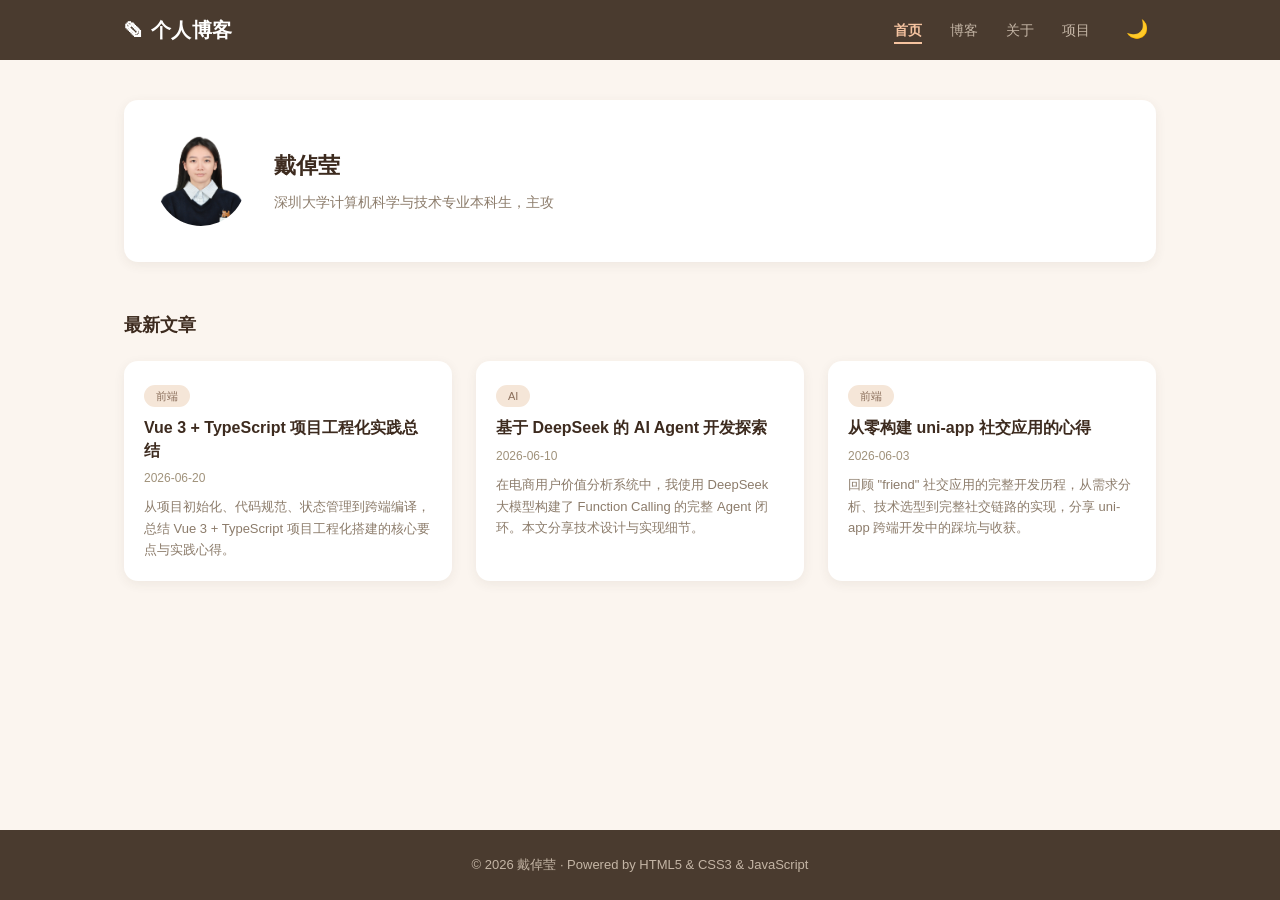
<file: index.html>
﻿<!DOCTYPE html>
<html lang="zh-CN">
<head>
  <meta charset="UTF-8">
  <meta name="viewport" content="width=device-width, initial-scale=1.0">
  <title>个人技术博客 - 首页</title>
  <link rel="stylesheet" href="css/style.css">
</head>
<body>

  <!-- 导航栏 -->
  <nav class="navbar">
    <div class="container">
      <div class="logo"><a href="index.html">✎ 个人博客</a></div>
      <ul class="nav-links">
        <li><a href="index.html">首页</a></li>
        <li><a href="blog.html">博客</a></li>
        <li><a href="about.html">关于</a></li>
        <li><a href="projects.html">项目</a></li>
        <li><button id="theme-toggle" class="theme-toggle">🌙</button></li>
      </ul>
    </div>
  </nav>

  <!-- 主内容 -->
  <main class="main-content">
    <div class="container">

      <!-- 个人简介区 -->
      <div class="profile-card">
        <img class="profile-avatar" src="微信图片_2026-06-27_163210_273.jpg" alt="戴倬莹">
        <div class="profile-info">
          <h2>戴倬莹</h2>
          <p class="bio" id="typed-text">深圳大学计算机科学与技术专业本科生，主攻前端开发与 AI 应用方向。热爱技术，喜欢探索前端工程化与大模型应用的交汇点，在课内外项目中积累了 Vue 3 全栈、跨端开发和 AI Agent 构建的实战经验。始终相信好的代码既要有严谨的逻辑，也要有温暖的人情味。</p>
        </div>
      </div>

      <!-- 最新3篇博客 -->
      <h3 class="section-label">最新文章</h3>
      <div id="latest-posts" class="card-grid card-grid-3"></div>

    </div>
  </main>

  <!-- Footer -->
  <footer class="footer">
    &copy; 2026 戴倬莹 &middot; Powered by HTML5 &amp; CSS3 &amp; JavaScript
  </footer>

  <script src="js/data.js"></script>
  <script src="js/main.js"></script>
  <script>
    // 渲染最新3篇博客
    (function () {
      var container = document.getElementById("latest-posts");
      var latest = blogPosts.slice(0, 3);
      var html = "";
      latest.forEach(function (post) {
        html +=
          '<a href="article.html?id=' + post.id + '" class="card">' +
            '<div class="card-body">' +
              '<span class="card-tag">' + post.category + '</span>' +
              '<h3 class="card-title">' + post.title + '</h3>' +
              '<div class="card-meta">' + post.date + '</div>' +
              '<p class="card-summary">' + post.summary + '</p>' +
            '</div>' +
          '</a>';
      });
      container.innerHTML = html;
    })();
  </script>
</body>
</html>
</file>
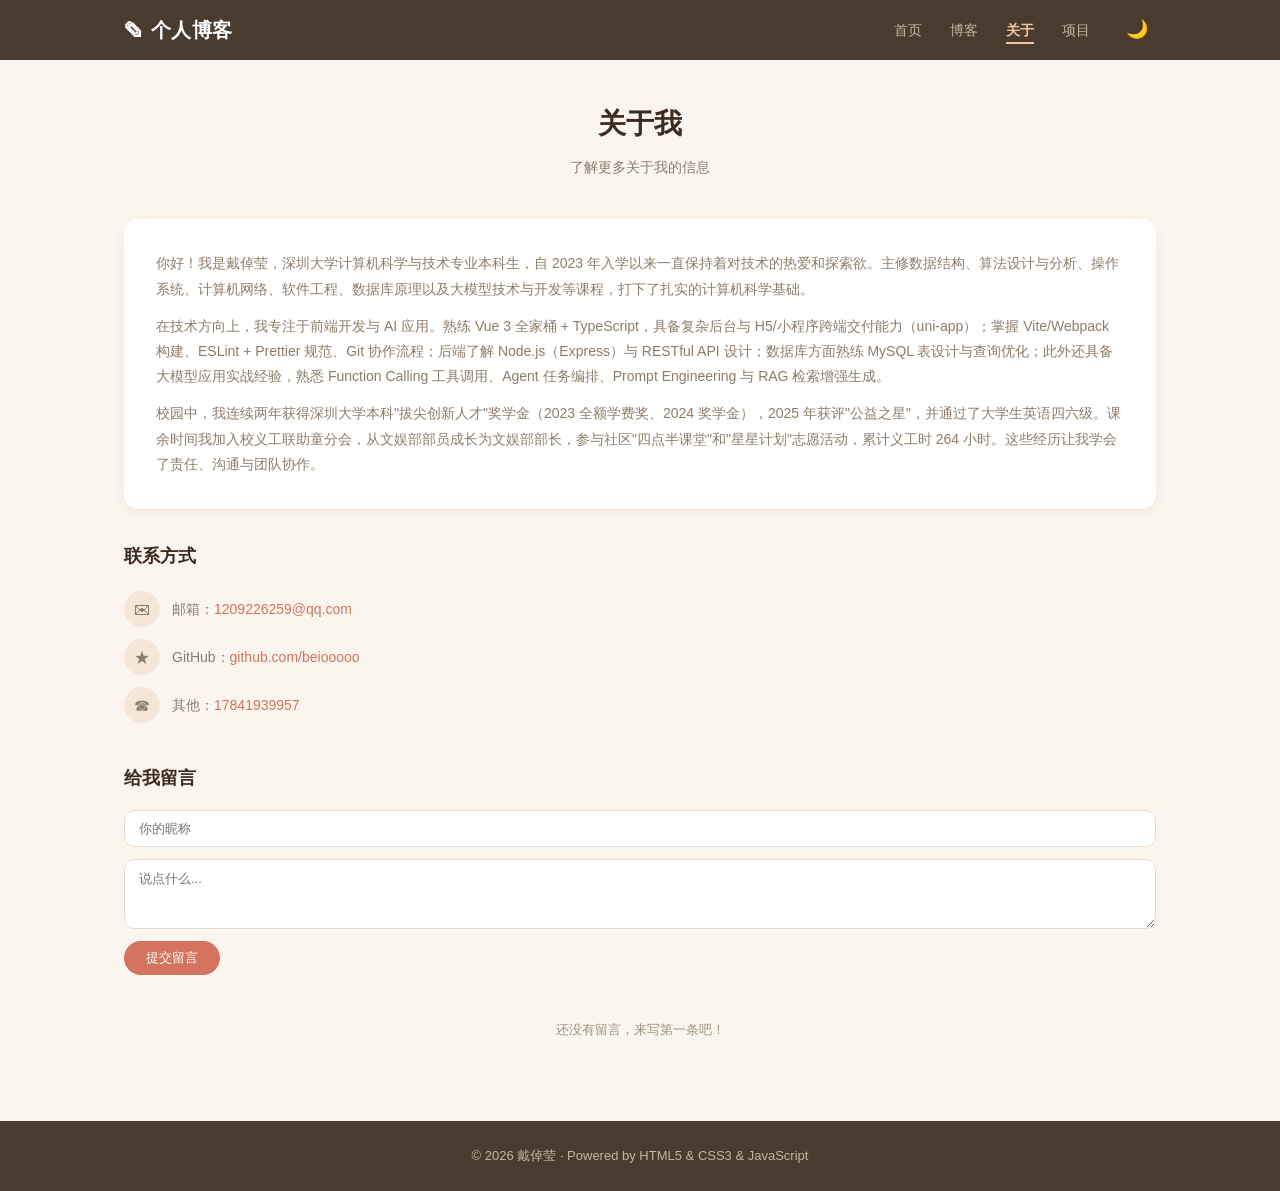
<file: about.html>
﻿<!doctype html>
<html lang="zh-CN">
  <head>
    <meta charset="UTF-8" />
    <meta name="viewport" content="width=device-width, initial-scale=1.0" />
    <title>个人技术博客 - 关于我</title>
    <link rel="stylesheet" href="css/style.css" />
  </head>
  <body>
    <nav class="navbar">
      <div class="container">
        <div class="logo"><a href="index.html">✎ 个人博客</a></div>
        <ul class="nav-links">
          <li><a href="index.html">首页</a></li>
          <li><a href="blog.html">博客</a></li>
          <li><a href="about.html">关于</a></li>
          <li><a href="projects.html">项目</a></li>
          <li><button id="theme-toggle" class="theme-toggle">🌙</button></li>
        </ul>
      </div>
    </nav>

    <main class="main-content">
      <div class="container">
        <div class="page-header">
          <h1>关于我</h1>
          <p>了解更多关于我的信息</p>
        </div>

        <!-- 个人介绍 -->
        <div class="about-intro">
          <p>
            你好！我是戴倬莹，深圳大学计算机科学与技术专业本科生，自 2023
            年入学以来一直保持着对技术的热爱和探索欲。主修数据结构、算法设计与分析、操作系统、计算机网络、软件工程、数据库原理以及大模型技术与开发等课程，打下了扎实的计算机科学基础。
          </p>
          <p>
            在技术方向上，我专注于前端开发与 AI 应用。熟练 Vue 3 全家桶 +
            TypeScript，具备复杂后台与 H5/小程序跨端交付能力（uni-app）；掌握
            Vite/Webpack 构建、ESLint + Prettier 规范、Git 协作流程；后端了解
            Node.js（Express）与 RESTful API 设计；数据库方面熟练 MySQL
            表设计与查询优化；此外还具备大模型应用实战经验，熟悉 Function
            Calling 工具调用、Agent 任务编排、Prompt Engineering 与 RAG
            检索增强生成。
          </p>
          <p>
            校园中，我连续两年获得深圳大学本科"拔尖创新人才"奖学金（2023
            全额学费奖、2024 奖学金），2025
            年获评"公益之星"，并通过了大学生英语四六级。课余时间我加入校义工联助童分会，从文娱部部员成长为文娱部部长，参与社区"四点半课堂"和"星星计划"志愿活动，累计义工时
            264 小时。这些经历让我学会了责任、沟通与团队协作。
          </p>
        </div>

        <!-- 联系方式 -->
        <h3 class="section-label">联系方式</h3>
        <div class="contact-list">
          <div class="contact-item">
            <div class="icon">&#9993;</div>
            <span
              >邮箱：<a href="mailto:1209226259@qq.com"
                >1209226259@qq.com</a
              ></span
            >
          </div>
          <div class="contact-item">
            <div class="icon">&#9733;</div>
            <span
              >GitHub：<a href="https://github.com/" target="_blank"
                >github.com/beiooooo</a
              ></span
            >
          </div>
          <div class="contact-item">
            <div class="icon">&#9742;</div>
            <span>其他：<a href="tel:17841939957">17841939957</a></span>
          </div>
        </div>

        <!-- 留言板 -->
        <div class="guestbook">
          <h3>给我留言</h3>
          <div class="guestbook-form">
            <input
              type="text"
              id="msg-name"
              placeholder="你的昵称"
              maxlength="30"
            />
            <textarea
              id="msg-content"
              placeholder="说点什么..."
              maxlength="500"
            ></textarea>
            <button class="btn" id="msg-submit">提交留言</button>
          </div>
          <div id="message-list" class="message-list">
            <div class="empty-hint">还没有留言，来写第一条吧！</div>
          </div>
        </div>
      </div>
    </main>

    <footer class="footer">
      &copy; 2026 戴倬莹 &middot; Powered by HTML5 &amp; CSS3 &amp; JavaScript
    </footer>

    <script src="js/main.js"></script>
    <script src="js/about.js"></script>
  </body>
</html>
</file>
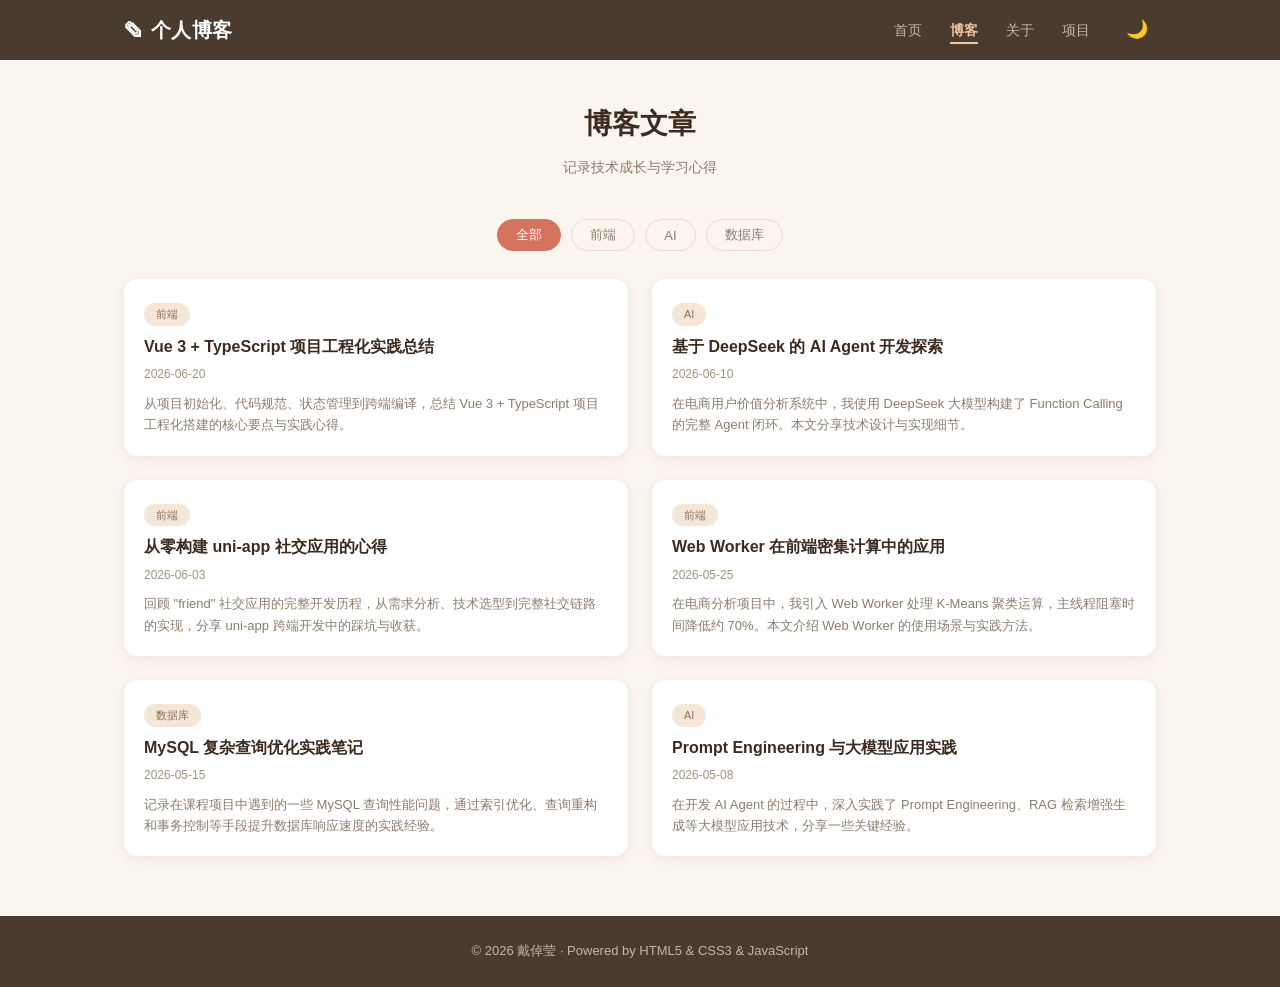
<file: blog.html>
﻿<!DOCTYPE html>
<html lang="zh-CN">
<head>
  <meta charset="UTF-8">
  <meta name="viewport" content="width=device-width, initial-scale=1.0">
  <title>个人技术博客 - 博客列表</title>
  <link rel="stylesheet" href="css/style.css">
</head>
<body>

  <nav class="navbar">
    <div class="container">
      <div class="logo"><a href="index.html">✎ 个人博客</a></div>
      <ul class="nav-links">
        <li><a href="index.html">首页</a></li>
        <li><a href="blog.html">博客</a></li>
        <li><a href="about.html">关于</a></li>
        <li><a href="projects.html">项目</a></li>
        <li><button id="theme-toggle" class="theme-toggle">🌙</button></li>
      </ul>
    </div>
  </nav>

  <main class="main-content">
    <div class="container">
      <div class="page-header">
        <h1>博客文章</h1>
        <p>记录技术成长与学习心得</p>
      </div>

      <!-- 标签筛选 -->
      <div id="tag-filter" class="tag-filter"></div>

      <!-- 博客列表 -->
      <div id="blog-list" class="card-grid card-grid-2"></div>
    </div>
  </main>

  <footer class="footer">
    &copy; 2026 戴倬莹 &middot; Powered by HTML5 &amp; CSS3 &amp; JavaScript
  </footer>

  <script src="js/data.js"></script>
  <script src="js/main.js"></script>
  <script src="js/blog.js"></script>
</body>
</html>
</file>
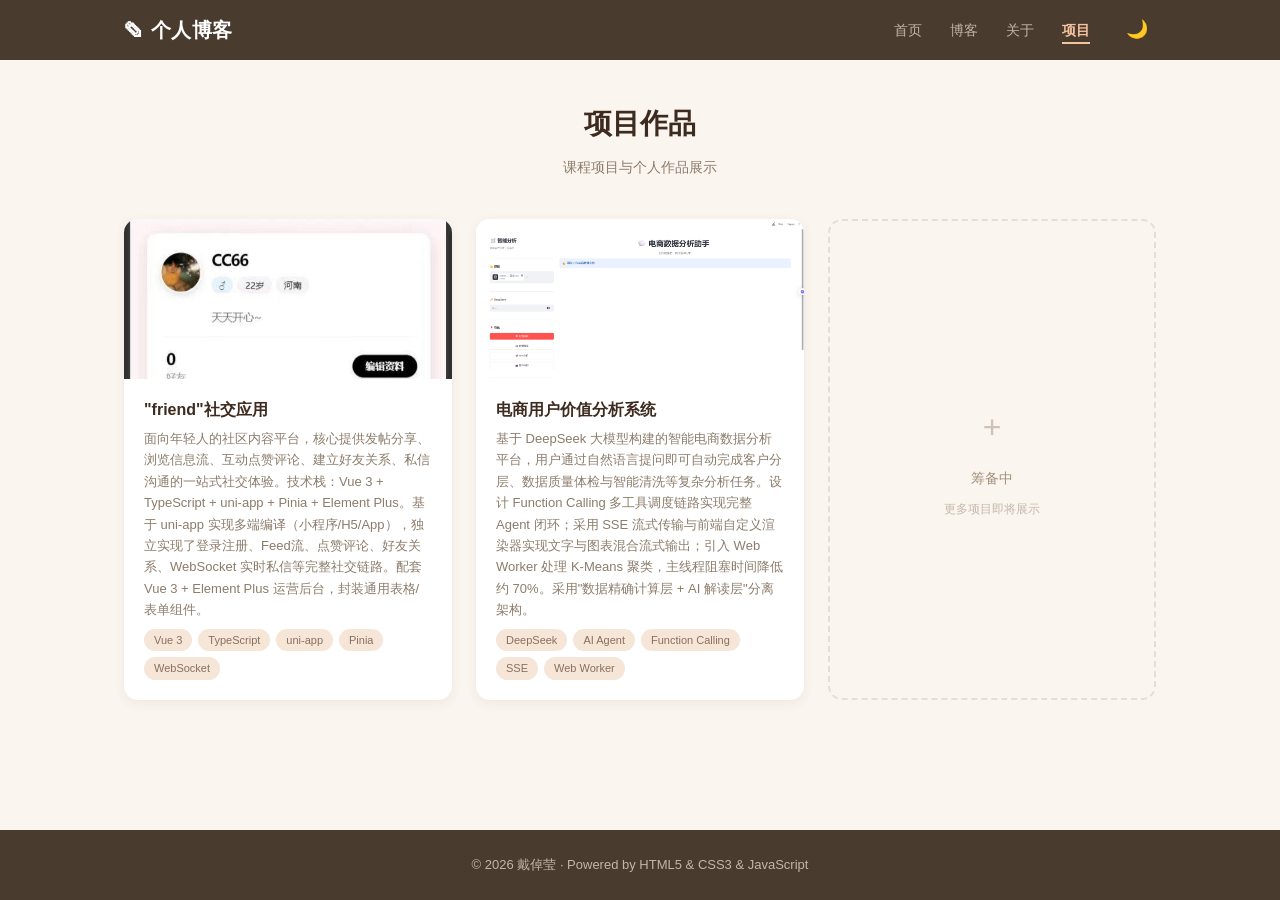
<file: projects.html>
﻿<!DOCTYPE html>
<html lang="zh-CN">
<head>
  <meta charset="UTF-8">
  <meta name="viewport" content="width=device-width, initial-scale=1.0">
  <title>个人技术博客 - 项目展示</title>
  <link rel="stylesheet" href="css/style.css">
</head>
<body>

  <nav class="navbar">
    <div class="container">
      <div class="logo"><a href="index.html">✎ 个人博客</a></div>
      <ul class="nav-links">
        <li><a href="index.html">首页</a></li>
        <li><a href="blog.html">博客</a></li>
        <li><a href="about.html">关于</a></li>
        <li><a href="projects.html">项目</a></li>
        <li><button id="theme-toggle" class="theme-toggle">🌙</button></li>
      </ul>
    </div>
  </nav>

  <main class="main-content">
    <div class="container">
      <div class="page-header">
        <h1>项目作品</h1>
        <p>课程项目与个人作品展示</p>
      </div>
      <div id="project-grid" class="card-grid card-grid-3"></div>
    </div>
  </main>

  <footer class="footer">
    &copy; 2026 戴倬莹 &middot; Powered by HTML5 &amp; CSS3 &amp; JavaScript
  </footer>

  <script src="js/data.js"></script>
  <script src="js/main.js"></script>
  <script src="js/projects.js"></script>
</body>
</html>
</file>
<file: css/style.css>
﻿/* ===== 暖色卡片风 · 全局样式 ===== */

/* --- CSS变量 (浅色 / 深色) --- */
:root {
  --bg: #FBF5EF;
  --card-bg: #FFFFFF;
  --nav-bg: #4A3B2F;
  --primary: #D4735E;
  --primary-hover: #C06A55;
  --accent: #F5C3A0;
  --tag-bg: #F5E6D8;
  --tag-text: #8B6F5C;
  --border: #E8DDD4;
  --text: #3D2B1F;
  --text-secondary: #8C7C6B;
  --text-light: #A0927B;
  --nav-text: #C4B5A5;
  --nav-active: #F5C3A0;
  --shadow: rgba(74, 59, 47, 0.07);
  --shadow-hover: rgba(74, 59, 47, 0.14);
  --radius: 14px;
  --radius-sm: 10px;
}

/* --- 暗色主题 --- */
[data-theme="dark"] {
  --bg: #1a1a2e;
  --card-bg: #252540;
  --nav-bg: #0f0f23;
  --primary: #E8847A;
  --primary-hover: #D4735E;
  --accent: #C06A55;
  --tag-bg: #3a3a5c;
  --tag-text: #B8A89A;
  --border: #3a3a5c;
  --text: #E8E0D8;
  --text-secondary: #B8A89A;
  --text-light: #8C7C6B;
  --nav-text: #A0927B;
  --nav-active: #E8847A;
  --shadow: rgba(0, 0, 0, 0.25);
  --shadow-hover: rgba(0, 0, 0, 0.4);
}

/* --- Reset --- */
*, *::before, *::after {
  margin: 0;
  padding: 0;
  box-sizing: border-box;
}

body {
  font-family: -apple-system, BlinkMacSystemFont, "Segoe UI", "Noto Sans SC", "PingFang SC", "Microsoft YaHei", sans-serif;
  background: var(--bg);
  color: var(--text);
  line-height: 1.7;
  min-height: 100vh;
  display: flex;
  flex-direction: column;
  transition: background 0.3s, color 0.3s;
}

a {
  text-decoration: none;
  color: inherit;
}

img {
  max-width: 100%;
  display: block;
}

/* --- 容器 --- */
.container {
  max-width: 1080px;
  margin: 0 auto;
  padding: 0 24px;
  width: 100%;
}

/* ===== 导航栏 ===== */
.navbar {
  background: var(--nav-bg);
  padding: 0;
  position: sticky;
  top: 0;
  z-index: 100;
  transition: background 0.3s;
}

.navbar .container {
  display: flex;
  align-items: center;
  justify-content: space-between;
  height: 60px;
}

.navbar .logo {
  color: var(--card-bg);
  font-size: 20px;
  font-weight: 700;
  letter-spacing: 0.5px;
}

.navbar .logo a {
  color: var(--card-bg);
}

.navbar .nav-links {
  display: flex;
  gap: 28px;
  list-style: none;
  align-items: center;
}

.navbar .nav-links a {
  color: var(--nav-text);
  font-size: 14px;
  font-weight: 500;
  transition: color 0.2s;
  padding: 4px 0;
}

.navbar .nav-links a:hover {
  color: var(--card-bg);
}

.navbar .nav-links a.active {
  color: var(--nav-active);
  font-weight: 600;
  border-bottom: 2px solid var(--nav-active);
}

/* ===== 主题切换按钮 ===== */
.theme-toggle {
  background: transparent;
  border: none;
  color: var(--nav-text);
  font-size: 18px;
  cursor: pointer;
  padding: 4px 8px;
  border-radius: 50%;
  transition: color 0.2s, transform 0.2s;
  line-height: 1;
}

.theme-toggle:hover {
  color: var(--card-bg);
  transform: scale(1.15);
}

/* ===== 页面主体 ===== */
.main-content {
  flex: 1;
  padding: 40px 0 60px;
}

/* ===== 页面标题 ===== */
.page-header {
  text-align: center;
  margin-bottom: 40px;
  animation: fadeUp 0.6s ease both;
}

.page-header h1 {
  font-size: 28px;
  color: var(--text);
  margin-bottom: 8px;
}

.page-header p {
  font-size: 14px;
  color: var(--text-secondary);
}

/* ===== 卡片 ===== */
.card {
  background: var(--card-bg);
  border-radius: var(--radius);
  box-shadow: 0 3px 12px var(--shadow);
  transition: transform 0.25s ease, box-shadow 0.25s ease, background 0.3s;
  overflow: hidden;
  animation: fadeUp 0.5s ease both;
}

.card:hover {
  transform: translateY(-4px);
  box-shadow: 0 8px 24px var(--shadow-hover);
}

.card-body {
  padding: 20px;
}

.card-tag {
  display: inline-block;
  background: var(--tag-bg);
  color: var(--tag-text);
  font-size: 11px;
  padding: 2px 12px;
  border-radius: 20px;
  margin-bottom: 10px;
  font-weight: 500;
  transition: background 0.3s, color 0.3s;
}

.card-title {
  font-size: 16px;
  font-weight: 600;
  margin-bottom: 6px;
  color: var(--text);
  line-height: 1.4;
}

.card-title a {
  color: var(--text);
  transition: color 0.2s;
}

.card-title a:hover {
  color: var(--primary);
}

.card-meta {
  font-size: 12px;
  color: var(--text-light);
  margin-bottom: 8px;
}

.card-summary {
  font-size: 13px;
  color: var(--text-secondary);
  line-height: 1.65;
}

.card-cover {
  width: 100%;
  height: 140px;
  object-fit: cover;
  display: block;
  background: var(--tag-bg);
}

.card-cover-placeholder {
  width: 100%;
  height: 140px;
  background: var(--tag-bg);
  display: flex;
  align-items: center;
  justify-content: center;
  color: var(--text-light);
  font-size: 12px;
}

/* ===== 卡片网格 ===== */
.card-grid {
  display: grid;
  gap: 24px;
}

.card-grid-2 {
  grid-template-columns: repeat(2, 1fr);
}

.card-grid-3 {
  grid-template-columns: repeat(3, 1fr);
}

/* ===== 个人简介区（首页） ===== */
.profile-card {
  background: var(--card-bg);
  border-radius: var(--radius);
  box-shadow: 0 3px 12px var(--shadow);
  padding: 36px 32px;
  display: flex;
  gap: 28px;
  align-items: center;
  margin-bottom: 48px;
  transition: background 0.3s;
  animation: fadeUp 0.6s ease both;
}

.profile-avatar {
  width: 90px;
  height: 90px;
  border-radius: 50%;
  object-fit: cover;
  flex-shrink: 0;
  background: var(--tag-bg);
}

.profile-avatar-placeholder {
  width: 90px;
  height: 90px;
  border-radius: 50%;
  background: var(--tag-bg);
  display: flex;
  align-items: center;
  justify-content: center;
  color: var(--text-light);
  font-size: 11px;
  flex-shrink: 0;
}

.profile-info h2 {
  font-size: 22px;
  margin-bottom: 6px;
  color: var(--text);
}

.profile-info .bio {
  font-size: 14px;
  color: var(--text-secondary);
  line-height: 1.7;
}

/* ===== Footer ===== */
.footer {
  background: var(--nav-bg);
  color: var(--nav-text);
  text-align: center;
  padding: 24px;
  font-size: 13px;
  margin-top: auto;
  transition: background 0.3s;
}

/* ===== 标签筛选 ===== */
.tag-filter {
  display: flex;
  gap: 10px;
  flex-wrap: wrap;
  margin-bottom: 28px;
  justify-content: center;
}

.tag-filter button {
  background: transparent;
  border: 1px solid var(--border);
  color: var(--text-secondary);
  padding: 6px 18px;
  border-radius: 20px;
  font-size: 13px;
  cursor: pointer;
  transition: all 0.2s;
}

.tag-filter button:hover {
  border-color: var(--primary);
  color: var(--primary);
}

.tag-filter button.active {
  background: var(--primary);
  color: #fff;
  border-color: var(--primary);
}

/* ===== 文章详情 ===== */
.article-detail {
  background: var(--card-bg);
  border-radius: var(--radius);
  box-shadow: 0 3px 12px var(--shadow);
  padding: 40px;
  max-width: 760px;
  margin: 0 auto;
  transition: background 0.3s;
  animation: fadeUp 0.5s ease both;
}

.article-detail .back-link {
  display: inline-flex;
  align-items: center;
  gap: 4px;
  color: var(--text-secondary);
  font-size: 14px;
  margin-bottom: 24px;
  transition: color 0.2s;
}

.article-detail .back-link:hover {
  color: var(--primary);
}

.article-detail h1 {
  font-size: 26px;
  margin-bottom: 10px;
  line-height: 1.3;
}

.article-detail .article-meta {
  font-size: 13px;
  color: var(--text-light);
  margin-bottom: 24px;
  display: flex;
  gap: 16px;
  align-items: center;
}

.article-detail .article-body {
  font-size: 15px;
  color: var(--text-secondary);
  line-height: 1.9;
}

.article-detail .article-body p {
  margin-bottom: 16px;
}

/* ===== 联系方式 ===== */
.contact-list {
  display: flex;
  flex-direction: column;
  gap: 12px;
  margin-bottom: 40px;
}

.contact-item {
  display: flex;
  align-items: center;
  gap: 12px;
  font-size: 14px;
  color: var(--text-secondary);
}

.contact-item .icon {
  width: 36px;
  height: 36px;
  border-radius: 50%;
  background: var(--tag-bg);
  display: flex;
  align-items: center;
  justify-content: center;
  font-size: 16px;
  flex-shrink: 0;
  transition: background 0.3s;
}

.contact-item a {
  color: var(--primary);
  transition: color 0.2s;
}

.contact-item a:hover {
  color: var(--primary-hover);
}

/* ===== 留言板 ===== */
.guestbook {
  margin-top: 40px;
  animation: fadeUp 0.6s ease both;
}

.guestbook h3 {
  font-size: 18px;
  margin-bottom: 16px;
  color: var(--text);
}

.guestbook-form {
  display: flex;
  flex-direction: column;
  gap: 12px;
  margin-bottom: 24px;
}

.guestbook-form .form-row {
  display: flex;
  gap: 12px;
}

.guestbook-form input,
.guestbook-form textarea {
  flex: 1;
  border: 1px solid var(--border);
  border-radius: var(--radius-sm);
  padding: 10px 14px;
  font-size: 13px;
  background: var(--card-bg);
  color: var(--text);
  font-family: inherit;
  outline: none;
  transition: border-color 0.2s, background 0.3s;
}

.guestbook-form input:focus,
.guestbook-form textarea:focus {
  border-color: var(--primary);
}

.guestbook-form textarea {
  resize: vertical;
  min-height: 70px;
}

.btn {
  display: inline-flex;
  align-items: center;
  justify-content: center;
  background: var(--primary);
  color: #fff;
  border: none;
  padding: 8px 22px;
  border-radius: 20px;
  font-size: 13px;
  cursor: pointer;
  transition: background 0.2s;
  align-self: flex-start;
}

.btn:hover {
  background: var(--primary-hover);
}

.btn:disabled {
  opacity: 0.5;
  cursor: not-allowed;
}

/* 留言卡片列表 */
.message-list {
  display: flex;
  flex-direction: column;
  gap: 12px;
}

.message-card {
  background: var(--card-bg);
  border-radius: var(--radius-sm);
  box-shadow: 0 2px 8px var(--shadow);
  padding: 14px 18px;
  transition: background 0.3s;
}

.message-card .msg-name {
  font-weight: 600;
  font-size: 13px;
  color: var(--text);
  margin-bottom: 4px;
}

.message-card .msg-content {
  font-size: 13px;
  color: var(--text-secondary);
  line-height: 1.6;
}

.message-card .msg-time {
  font-size: 11px;
  color: var(--text-light);
  margin-top: 6px;
}

.empty-hint {
  font-size: 13px;
  color: var(--text-light);
  text-align: center;
  padding: 20px;
}

/* ===== 项目展示 ===== */
.project-card .card-cover,
.project-card .card-cover-placeholder {
  height: 160px;
}

.project-card .card-body {
  display: flex;
  flex-direction: column;
  flex: 1;
}

.project-tags {
  display: flex;
  gap: 6px;
  flex-wrap: wrap;
  margin-top: 8px;
}

.project-tags span {
  background: var(--tag-bg);
  color: var(--tag-text);
  font-size: 11px;
  padding: 2px 10px;
  border-radius: 20px;
  transition: background 0.3s, color 0.3s;
}

/* ===== 空缺项目占位卡片 ===== */
.project-card-empty {
  border: 2px dashed var(--border);
  border-radius: var(--radius);
  padding: 20px;
  display: flex;
  flex-direction: column;
  align-items: center;
  justify-content: center;
  min-height: 280px;
  color: var(--text-light);
  text-align: center;
  gap: 8px;
  animation: fadeUp 0.5s ease both;
  transition: border-color 0.3s;
}

.project-card-empty:hover {
  border-color: var(--primary);
}

.project-card-empty .empty-icon {
  font-size: 32px;
  margin-bottom: 4px;
  opacity: 0.5;
}

.project-card-empty .empty-text {
  font-size: 14px;
  font-weight: 500;
}

.project-card-empty .empty-sub {
  font-size: 12px;
  opacity: 0.6;
}

/* ===== 关于页介绍区 ===== */
.about-intro {
  background: var(--card-bg);
  border-radius: var(--radius);
  box-shadow: 0 3px 12px var(--shadow);
  padding: 32px;
  margin-bottom: 32px;
  transition: background 0.3s;
  animation: fadeUp 0.6s ease both;
}

.about-intro p {
  font-size: 14px;
  color: var(--text-secondary);
  line-height: 1.8;
  margin-bottom: 12px;
}

.about-intro p:last-child {
  margin-bottom: 0;
}

/* ===== 首页最新文章区 ===== */
.section-label {
  font-size: 18px;
  font-weight: 600;
  margin-bottom: 20px;
  color: var(--text);
}

/* ===== 空状态 ===== */
.no-results {
  text-align: center;
  padding: 40px;
  color: var(--text-light);
  font-size: 14px;
  grid-column: 1 / -1;
}

/* ===== 动画关键帧 ===== */
@keyframes fadeUp {
  from {
    opacity: 0;
    transform: translateY(20px);
  }
  to {
    opacity: 1;
    transform: translateY(0);
  }
}

/* ===== 延迟动画辅助类 ===== */
.delay-1 { animation-delay: 0.1s; }
.delay-2 { animation-delay: 0.2s; }
.delay-3 { animation-delay: 0.3s; }
.delay-4 { animation-delay: 0.4s; }
.delay-5 { animation-delay: 0.5s; }
.delay-6 { animation-delay: 0.6s; }

/* ===== 响应式布局 ===== */
/* 平板 (<=768px) */
@media (max-width: 768px) {
  .card-grid-3 {
    grid-template-columns: repeat(2, 1fr);
  }

  .card-grid-2 {
    grid-template-columns: repeat(2, 1fr);
  }

  .profile-card {
    flex-direction: column;
    text-align: center;
    padding: 28px 20px;
  }

  .navbar .nav-links {
    gap: 16px;
  }

  .page-header h1 {
    font-size: 24px;
  }

  .article-detail {
    padding: 24px;
  }
}

/* 手机 (<=480px) */
@media (max-width: 480px) {
  .card-grid-3,
  .card-grid-2 {
    grid-template-columns: 1fr;
  }

  .navbar .container {
    height: auto;
    padding: 12px 16px;
    flex-wrap: wrap;
    gap: 8px;
    justify-content: center;
  }

  .navbar .nav-links {
    gap: 12px;
  }

  .profile-card {
    padding: 24px 16px;
  }

  .profile-avatar {
    width: 72px;
    height: 72px;
  }

  .profile-info h2 {
    font-size: 18px;
  }

  .main-content {
    padding: 24px 0 40px;
  }

  .page-header h1 {
    font-size: 20px;
  }

  .container {
    padding: 0 16px;
  }
}
</file>
